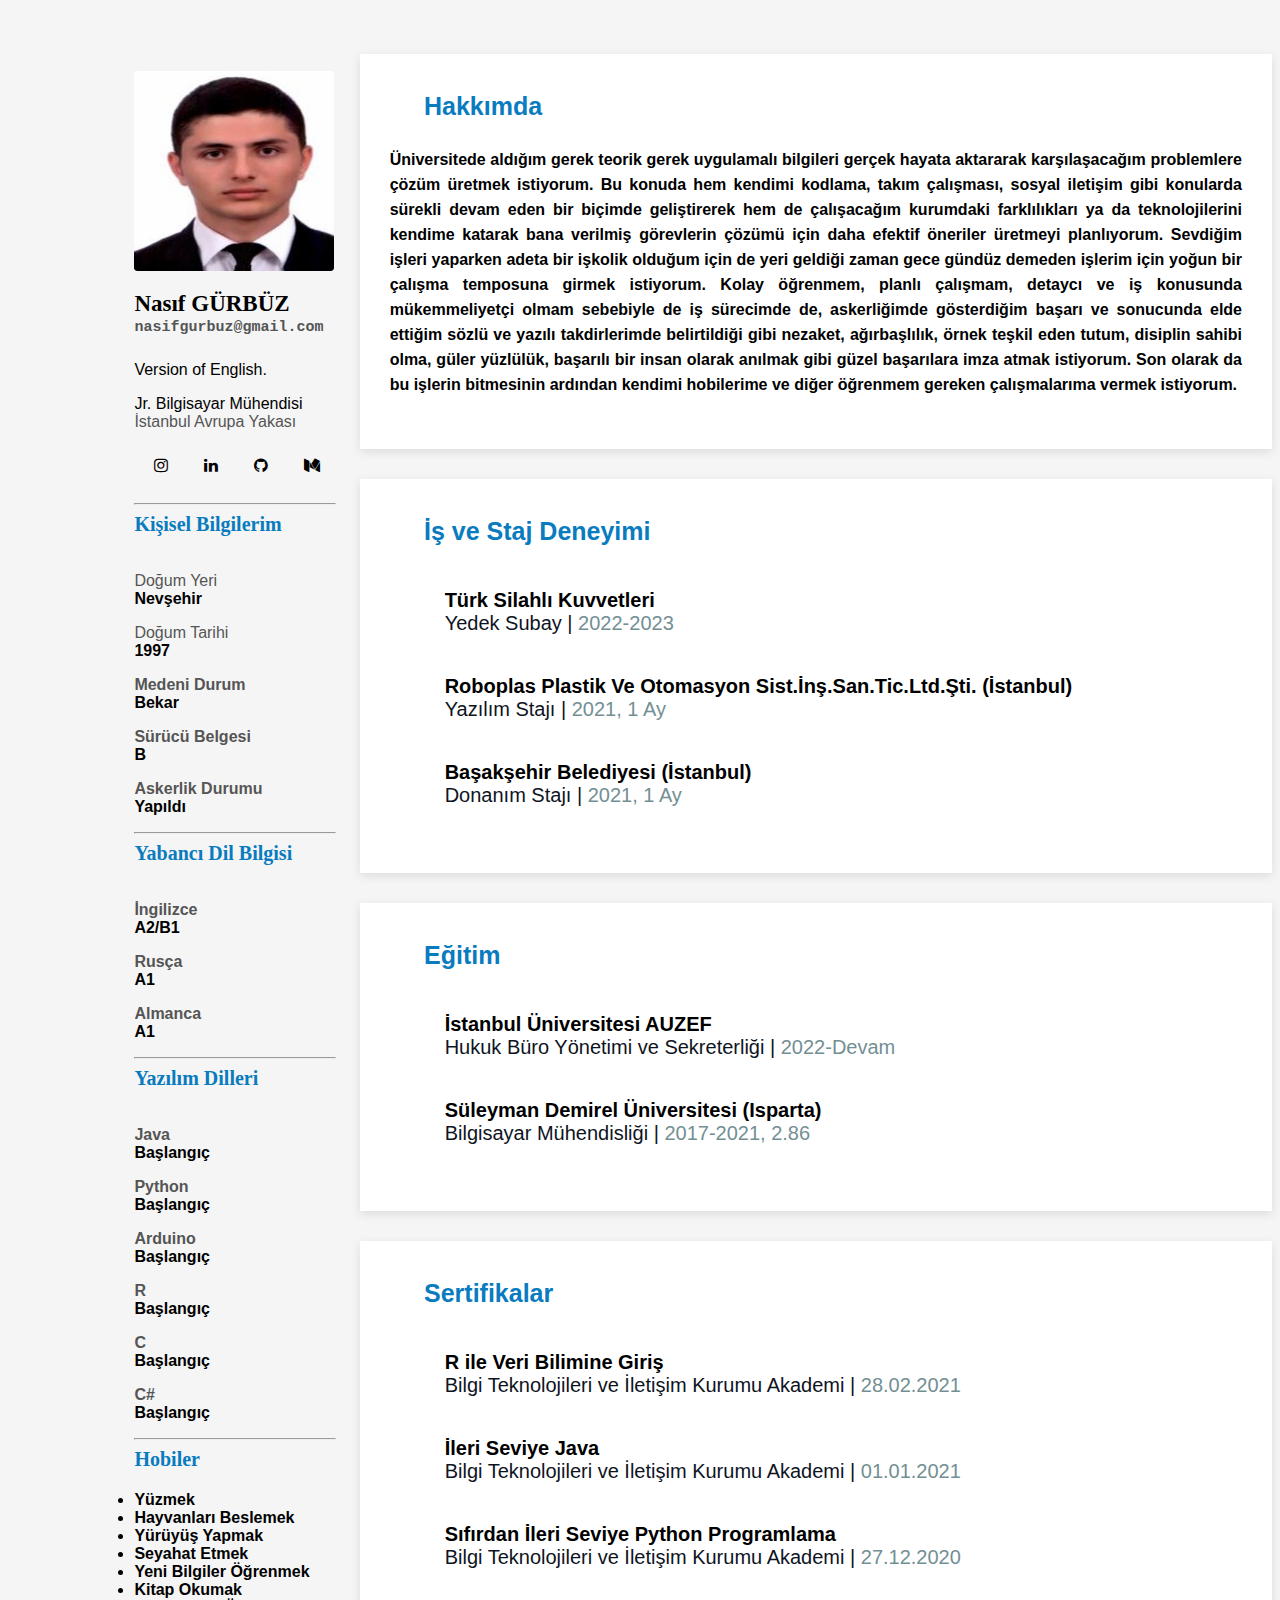
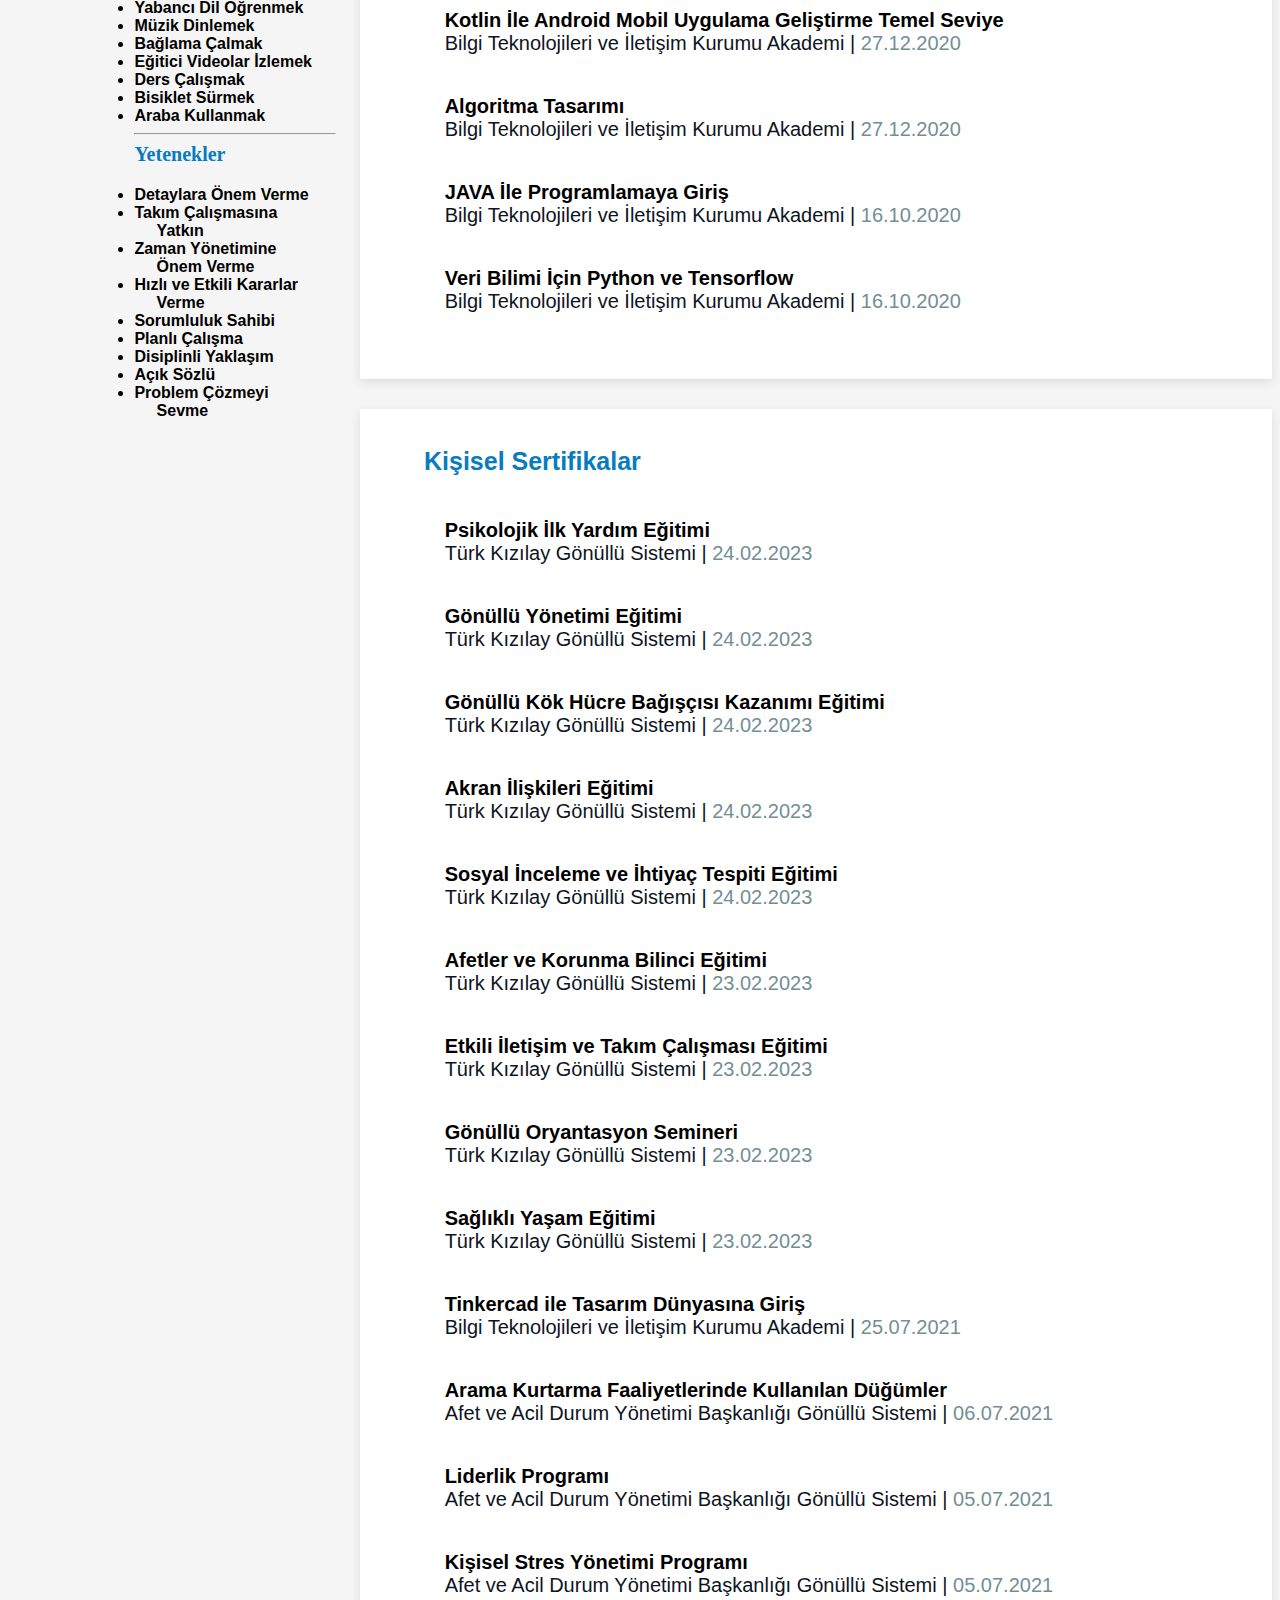
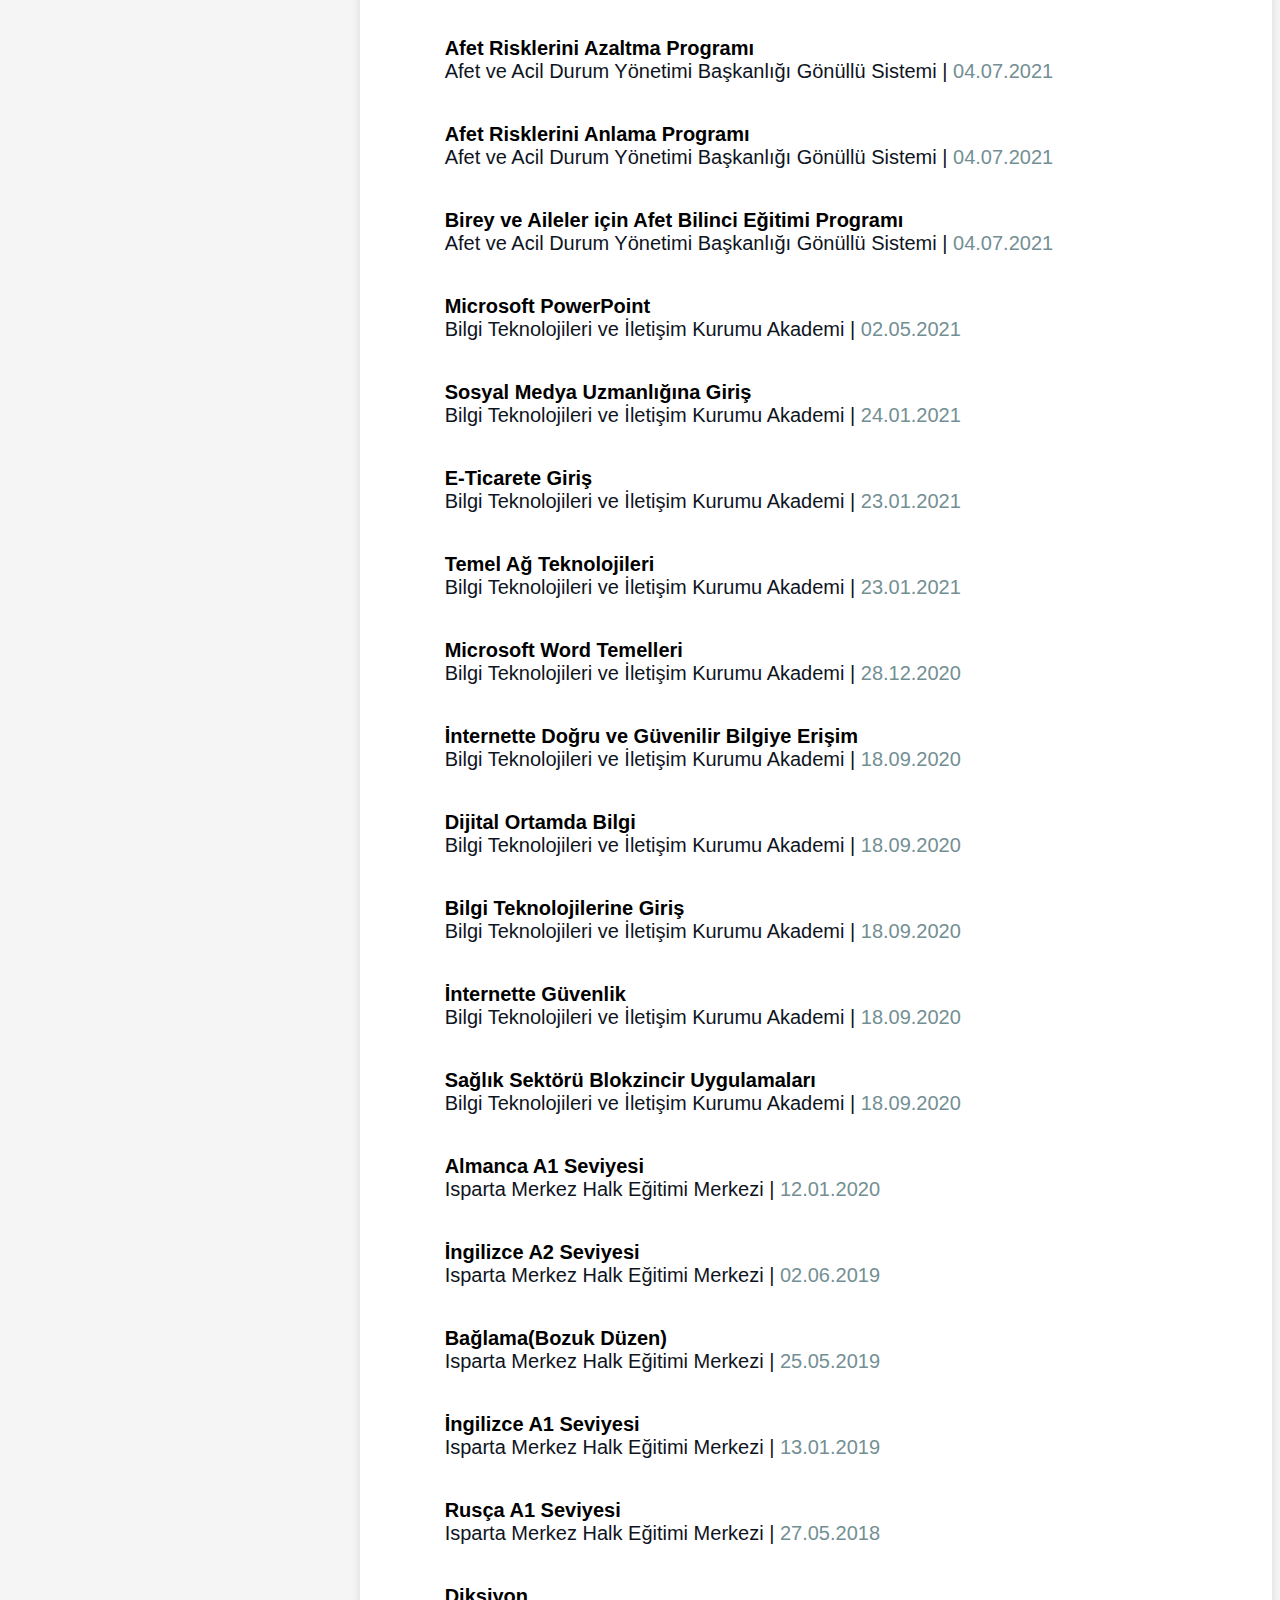
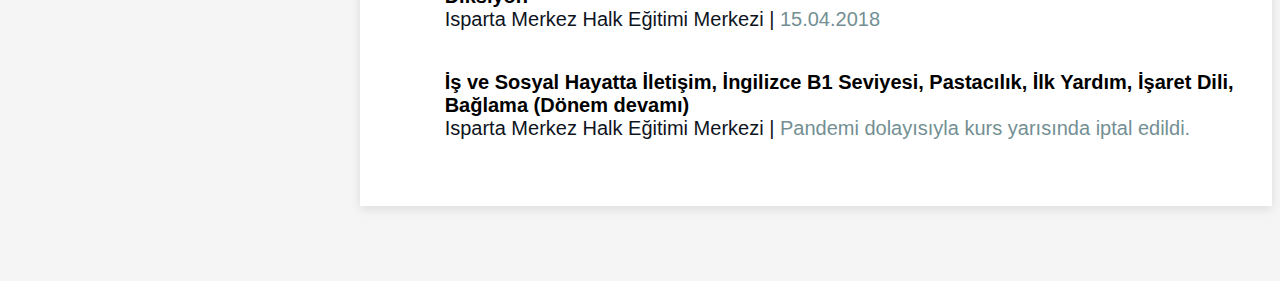
<file: index.html>
<!DOCTYPE html>
<html>
<head>
	<title>Nasıf GÜRBÜZ | CV</title>
	<link rel="stylesheet" type="text/css" href="style.css">
	<link rel="stylesheet" href="https://cdnjs.cloudflare.com/ajax/libs/font-awesome/4.7.0/css/font-awesome.min.css">
	<link href="https://stackpath.bootstrapcdn.com/font-awesome/4.7.0/css/font-awesome.min.css" rel="stylesheet">
	<link href="https://cdn.jsdelivr.net/npm/bootstrap@5.3.0-alpha1/dist/css/bootstrap.min.css" rel="stylesheet" integrity="sha384-GLhlTQ8iRABdZLl6O3oVMWSktQOp6b7In1Zl3/Jr59b6EGGoI1aFkw7cmDA6j6gD" crossorigin="anonymous">
	<script src="https://cdn.jsdelivr.net/npm/@popperjs/core@2.11.6/dist/umd/popper.min.js" integrity="sha384-oBqDVmMz9ATKxIep9tiCxS/Z9fNfEXiDAYTujMAeBAsjFuCZSmKbSSUnQlmh/jp3" crossorigin="anonymous"></script>
<script src="https://cdn.jsdelivr.net/npm/bootstrap@5.3.0-alpha1/dist/js/bootstrap.min.js" integrity="sha384-mQ93GR66B00ZXjt0YO5KlohRA5SY2XofN4zfuZxLkoj1gXtW8ANNCe9d5Y3eG5eD" crossorigin="anonymous"></script>
	<link href="https://cdn.jsdelivr.net/npm/bootstrap@5.3.0-alpha1/dist/css/bootstrap.min.css" rel="stylesheet" integrity="sha384-GLhlTQ8iRABdZLl6O3oVMWSktQOp6b7In1Zl3/Jr59b6EGGoI1aFkw7cmDA6j6gD" crossorigin="anonymous">
</head>
<body>
	<div id="inner-nav"></div>
	    <div id="container">
	        <div id="profile">
	            <div id="image">
	                <img id="profile-photo" src="bio2.jpg" alt="Profile-Image">
	                <a><i class="fas fa-pen stroke-transparent"></i></a>
	            </div>
							<p></p>
	            <p id="name">Nasıf GÜRBÜZ<br><span id="email">nasifgurbuz@gmail.com</span></p>
							<a href="englishVersion.html" target="_blank">Version of English.</a>
	            <p id="designation">Jr. Bilgisayar Mühendisi<br><span id="college">İstanbul Avrupa Yakası</span></p>
	            <div id="social-links"><a href="https://www.instagram.com/nasifgurbuz/"><i class="fa fa-instagram"></i></a><a href="https://www.linkedin.com/in/nasifgurbuz/"><i class="fa fa-linkedin"></i></a><a href="https://github.com/nasifgurbuz"><i class="fa fa-github"></i></a><a href="mailto:nasifgurbuz@gmail.com"><i class="fa fa-medium"></i></a></div>
	            <hr width="100%">
	            <div id="about">
	                <p style="display:inline;color: #097bbf;">Kişisel Bilgilerim</p>
	                <a href="#"><i class="fas fa-pen stroke-transparent-blue"></i></a>
									<p></p>
	            </div>
	            <p id="year-graduation">Doğum Yeri<br><strong>Nevşehir</strong></p>
	            <p id="education">Doğum Tarihi<br><strong>1997</p>
	            <p id="more-about">Medeni Durum<br><span>Bekar</span></p>
	            <p id="telephone">Sürücü Belgesi<br><strong>B</strong></p>
	            <p id="fax">Askerlik Durumu<br><strong>Yapıldı</strong></p>
							 <hr width="100%">
							 <div id="about">
								 <p style="display:inline;color: #097bbf;">Yabancı Dil Bilgisi</p>
 	                <a href="#"><i class="fas fa-pen stroke-transparent-blue"></i></a>
									<p></p>

 	            </div>
							<p id="fax">İngilizce<br><strong>A2/B1</strong></p>
							<p id="fax">Rusça<br><strong>A1</strong></p>
							<p id="fax">Almanca<br><strong>A1</strong></p>

							<hr width="100%">
							<div id="about">
								<p style="display:inline;color: #097bbf;">Yazılım Dilleri</p>
								 <a href="#"><i class="fas fa-pen stroke-transparent-blue"></i></a>
								 <p></p>

							</div>
							<p id="fax">Java<br><strong>Başlangıç</strong></p>
							<p id="fax">Python<br><strong>Başlangıç</strong></p>
							<p id="fax">Arduino<br><strong>Başlangıç</strong></p>
							<p id="fax">R<br><strong>Başlangıç</strong></p>
							<p id="fax">C<br><strong>Başlangıç</strong></p>
							<p id="fax">C#<br><strong>Başlangıç</strong></p>

							<hr width="100%">
							<div id="about">
								<p style="display:inline;color: #097bbf;">Hobiler</p>
								 <a href="#"><i class="fas fa-pen stroke-transparent-blue"></i></a>
								 <p></p>

							</div>
							<li>Yüzmek</li>
							<li>Hayvanları Beslemek</li>
							<li>Yürüyüş Yapmak</li>
							<li>Seyahat Etmek</li>
							<li>Yeni Bilgiler Öğrenmek</li>
							<li>Kitap Okumak</li>
							<li>Yabancı Dil Öğrenmek</li>
							<li>Müzik Dinlemek</li>
							<li>Bağlama Çalmak</li>
							<li>Eğitici Videolar İzlemek</li>
							<li>Ders Çalışmak</li>
							<li>Bisiklet Sürmek</li>
							<li>Araba Kullanmak</li>
							<hr width="100%">
							<div id="about">
								<p style="display:inline;color: #097bbf;">Yetenekler</p>
								 <a href="#"><i class="fas fa-pen stroke-transparent-blue"></i></a>
								 <p></p>

							</div>
							<li>Detaylara Önem Verme</li>
							<li>Takım Çalışmasına &nbsp;&nbsp;&nbsp;&nbsp;&nbsp;Yatkın</li>
							<li>Zaman Yönetimine &nbsp;&nbsp;&nbsp;&nbsp;&nbsp;Önem Verme</li>
							<li>Hızlı ve Etkili Kararlar &nbsp;&nbsp;&nbsp;&nbsp;&nbsp;Verme</li>
							<li>Sorumluluk Sahibi</li>
							<li>Planlı Çalışma</li>
							<li>Disiplinli Yaklaşım</li>
							<li>Açık Sözlü</li>
							<li>Problem Çözmeyi &nbsp;&nbsp;&nbsp;&nbsp;&nbsp;Sevme</li>

	        </div>

	        <div id="info-cards">
	            <div class="card">
	                <p><i class="fas fa-briefcase stroke-transparent"></i>&nbsp;&nbsp;&nbsp;Hakkımda</p>
									<p class="bio"><span>Üniversitede aldığım gerek teorik gerek uygulamalı bilgileri gerçek hayata aktararak karşılaşacağım problemlere çözüm üretmek istiyorum. Bu konuda hem kendimi kodlama, takım çalışması, sosyal iletişim gibi konularda sürekli devam eden bir biçimde geliştirerek hem de çalışacağım kurumdaki farklılıkları ya da teknolojilerini kendime katarak bana verilmiş görevlerin çözümü için daha efektif öneriler üretmeyi planlıyorum. Sevdiğim işleri yaparken adeta bir işkolik olduğum için de yeri geldiği zaman gece gündüz demeden işlerim için yoğun bir çalışma temposuna girmek istiyorum. Kolay öğrenmem, planlı çalışmam, detaycı ve iş konusunda mükemmeliyetçi olmam sebebiyle de iş sürecimde de, askerliğimde gösterdiğim başarı ve sonucunda elde ettiğim sözlü ve yazılı takdirlerimde belirtildiği gibi nezaket, ağırbaşlılık, örnek teşkil eden tutum, disiplin sahibi olma, güler yüzlülük, başarılı bir insan olarak anılmak gibi güzel başarılara imza atmak istiyorum. Son olarak da bu işlerin bitmesinin ardından kendimi hobilerime ve diğer öğrenmem gereken çalışmalarıma vermek istiyorum.  <span></span></span></p>

	            </div>
	            <div class="card">
	                <p><i class="fas fa-briefcase stroke-transparent"></i>&nbsp;&nbsp;&nbsp;İş ve Staj Deneyimi</p>
	                <ul>
	                    <li><p class="tags">Türk Silahlı Kuvvetleri<br><span>Yedek Subay | <span>2022-2023</span></span></p>
	                        <a class="edit" href="#"><i class="fas fa-pen stroke-transparent-blue"></i></a></li>
	                    <li><p class="tags">Roboplas Plastik Ve Otomasyon Sist.İnş.San.Tic.Ltd.Şti. (İstanbul)<br><span>Yazılım Stajı | <span>2021, 1 Ay</span></span></p>
	                        <a class="edit" href="#"><i class="fas fa-pen stroke-transparent-blue"></i></a></li>
	                    <li><p class="tags">Başakşehir Belediyesi (İstanbul)<br><span>Donanım Stajı | <span>2021, 1 Ay</span></span></p>
	                        <a class="edit" href="#"><i class="fas fa-pen stroke-transparent-blue"></i></a></li>
	                </ul>
	            </div>
	            <div class="card">
	                <p><i class="fas fa-graduation-cap stroke-transparent"></i>&nbsp;&nbsp;&nbsp;Eğitim</p>
	                <ul>
	                    <li><p class="tags">İstanbul Üniversitesi AUZEF<br><span>Hukuk Büro Yönetimi ve Sekreterliği | <span>2022-Devam</span></span></p>
	                        <a class="edit" href="#"><i class="fas fa-pen stroke-transparent-blue"></i></a></li>
	                    <li><p class="tags">Süleyman Demirel Üniversitesi (Isparta)<br><span>Bilgisayar Mühendisliği | <span>2017-2021, 2.86</span></span></p>
	                        <a class="edit" href="#"><i class="fas fa-pen stroke-transparent-blue"></i></a></li>
	            </div>
							<div class="card">
	                <p><i class="fas fa-graduation-cap stroke-transparent"></i>&nbsp;&nbsp;&nbsp;Sertifikalar</p>
	                <ul>
	                    <li><p class="tags">R ile Veri Bilimine Giriş<br><span>Bilgi Teknolojileri ve İletişim Kurumu Akademi | <span>28.02.2021</span></span></p>
	                        <a class="edit" href="#"><i class="fas fa-pen stroke-transparent-blue"></i></a></li>
											<li><p class="tags">İleri Seviye Java<br><span>Bilgi Teknolojileri ve İletişim Kurumu Akademi | <span>01.01.2021</span></span></p>
			                    <a class="edit" href="#"><i class="fas fa-pen stroke-transparent-blue"></i></a></li>
													<li><p class="tags">Sıfırdan İleri Seviye Python Programlama<br><span>Bilgi Teknolojileri ve İletişim Kurumu Akademi | <span>27.12.2020</span></span></p>
			                        <a class="edit" href="#"><i class="fas fa-pen stroke-transparent-blue"></i></a></li>
															<li><p class="tags">Kotlin İle Android Mobil Uygulama Geliştirme Temel Seviye<br><span>Bilgi Teknolojileri ve İletişim Kurumu Akademi | <span>27.12.2020</span></span></p>
					                        <a class="edit" href="#"><i class="fas fa-pen stroke-transparent-blue"></i></a></li>
																	<li><p class="tags">Algoritma Tasarımı<br><span>Bilgi Teknolojileri ve İletişim Kurumu Akademi | <span>27.12.2020</span></span></p>
							                        <a class="edit" href="#"><i class="fas fa-pen stroke-transparent-blue"></i></a></li>
																			<li><p class="tags">JAVA İle Programlamaya Giriş<br><span>Bilgi Teknolojileri ve İletişim Kurumu Akademi | <span>16.10.2020</span></span></p>
									                        <a class="edit" href="#"><i class="fas fa-pen stroke-transparent-blue"></i></a></li>
																					<li><p class="tags">Veri Bilimi İçin Python ve Tensorflow<br><span>Bilgi Teknolojileri ve İletişim Kurumu Akademi | <span>16.10.2020</span></span></p>
											                        <a class="edit" href="#"><i class="fas fa-pen stroke-transparent-blue"></i></a></li>
	                </ul>
	            </div>
							<div class="card">
	                <p><i class="fas fa-graduation-cap stroke-transparent"></i>&nbsp;&nbsp;&nbsp;Kişisel Sertifikalar</p>
	                <ul>
										<li><p class="tags">Psikolojik İlk Yardım Eğitimi<br><span>Türk Kızılay Gönüllü Sistemi | <span>24.02.2023</span></span></p>
												<a class="edit" href="#"><i class="fas fa-pen stroke-transparent-blue"></i></a></li>
												<li><p class="tags">Gönüllü Yönetimi Eğitimi<br><span>Türk Kızılay Gönüllü Sistemi | <span>24.02.2023</span></span></p>
														<a class="edit" href="#"><i class="fas fa-pen stroke-transparent-blue"></i></a></li>
										<li><p class="tags">Gönüllü Kök Hücre Bağışçısı Kazanımı Eğitimi<br><span>Türk Kızılay Gönüllü Sistemi | <span>24.02.2023</span></span></p>
														<a class="edit" href="#"><i class="fas fa-pen stroke-transparent-blue"></i></a></li>
										<li><p class="tags">Akran İlişkileri Eğitimi<br><span>Türk Kızılay Gönüllü Sistemi | <span>24.02.2023</span></span></p>
												<a class="edit" href="#"><i class="fas fa-pen stroke-transparent-blue"></i></a></li>
										<li><p class="tags">Sosyal İnceleme ve İhtiyaç Tespiti Eğitimi<br><span>Türk Kızılay Gönüllü Sistemi | <span>24.02.2023</span></span></p>
												<a class="edit" href="#"><i class="fas fa-pen stroke-transparent-blue"></i></a></li>
										<li><p class="tags">Afetler ve Korunma Bilinci Eğitimi<br><span>Türk Kızılay Gönüllü Sistemi | <span>23.02.2023</span></span></p>
												<a class="edit" href="#"><i class="fas fa-pen stroke-transparent-blue"></i></a></li>
														<li><p class="tags">Etkili İletişim ve Takım Çalışması Eğitimi<br><span>Türk Kızılay Gönüllü Sistemi | <span>23.02.2023</span></span></p>
																<a class="edit" href="#"><i class="fas fa-pen stroke-transparent-blue"></i></a></li>
																								<li><p class="tags">Gönüllü Oryantasyon Semineri<br><span>Türk Kızılay Gönüllü Sistemi | <span>23.02.2023</span></span></p>
																										<a class="edit" href="#"><i class="fas fa-pen stroke-transparent-blue"></i></a></li>
																										<li><p class="tags">Sağlıklı Yaşam Eğitimi<br><span>Türk Kızılay Gönüllü Sistemi | <span>23.02.2023</span></span></p>
																												<a class="edit" href="#"><i class="fas fa-pen stroke-transparent-blue"></i></a></li>

										<li><p class="tags">Tinkercad ile Tasarım Dünyasına Giriş<br><span>Bilgi Teknolojileri ve İletişim Kurumu Akademi | <span>25.07.2021</span></span></p>
												<a class="edit" href="#"><i class="fas fa-pen stroke-transparent-blue"></i></a></li>
												<li><p class="tags">Arama Kurtarma Faaliyetlerinde Kullanılan Düğümler<br><span>Afet ve Acil Durum Yönetimi Başkanlığı Gönüllü Sistemi | <span>06.07.2021</span></span></p>
														<a class="edit" href="#"><i class="fas fa-pen stroke-transparent-blue"></i></a></li>
														<li><p class="tags">Liderlik Programı<br><span>Afet ve Acil Durum Yönetimi Başkanlığı Gönüllü Sistemi | <span>05.07.2021</span></span></p>
																<a class="edit" href="#"><i class="fas fa-pen stroke-transparent-blue"></i></a></li>
																<li><p class="tags">Kişisel Stres Yönetimi Programı<br><span>Afet ve Acil Durum Yönetimi Başkanlığı Gönüllü Sistemi | <span>05.07.2021</span></span></p>
																		<a class="edit" href="#"><i class="fas fa-pen stroke-transparent-blue"></i></a></li>
																		<li><p class="tags">Afet Risklerini Azaltma Programı<br><span>Afet ve Acil Durum Yönetimi Başkanlığı Gönüllü Sistemi | <span>04.07.2021</span></span></p>
																				<a class="edit" href="#"><i class="fas fa-pen stroke-transparent-blue"></i></a></li>
																				<li><p class="tags">Afet Risklerini Anlama Programı<br><span>Afet ve Acil Durum Yönetimi Başkanlığı Gönüllü Sistemi | <span>04.07.2021</span></span></p>
																						<a class="edit" href="#"><i class="fas fa-pen stroke-transparent-blue"></i></a></li>
																						<li><p class="tags">Birey ve Aileler için Afet Bilinci Eğitimi Programı<br><span>Afet ve Acil Durum Yönetimi Başkanlığı Gönüllü Sistemi | <span>04.07.2021</span></span></p>
																								<a class="edit" href="#"><i class="fas fa-pen stroke-transparent-blue"></i></a></li>
																								<li><p class="tags">Microsoft PowerPoint<br><span>Bilgi Teknolojileri ve İletişim Kurumu Akademi | <span>02.05.2021</span></span></p>
																										<a class="edit" href="#"><i class="fas fa-pen stroke-transparent-blue"></i></a></li>
																										<li><p class="tags">Sosyal Medya Uzmanlığına Giriş<br><span>Bilgi Teknolojileri ve İletişim Kurumu Akademi | <span>24.01.2021</span></span></p>
																												<a class="edit" href="#"><i class="fas fa-pen stroke-transparent-blue"></i></a></li>
																												<li><p class="tags">E-Ticarete Giriş<br><span>Bilgi Teknolojileri ve İletişim Kurumu Akademi | <span>23.01.2021</span></span></p>
																														<a class="edit" href="#"><i class="fas fa-pen stroke-transparent-blue"></i></a></li>
																														<li><p class="tags">Temel Ağ Teknolojileri<br><span>Bilgi Teknolojileri ve İletişim Kurumu Akademi | <span>23.01.2021</span></span></p>
																																<a class="edit" href="#"><i class="fas fa-pen stroke-transparent-blue"></i></a></li>
																																<li><p class="tags">Microsoft Word Temelleri<br><span>Bilgi Teknolojileri ve İletişim Kurumu Akademi | <span>28.12.2020</span></span></p>
																																		<a class="edit" href="#"><i class="fas fa-pen stroke-transparent-blue"></i></a></li>
																																		<li><p class="tags">İnternette Doğru ve Güvenilir Bilgiye Erişim <br><span>Bilgi Teknolojileri ve İletişim Kurumu Akademi | <span>18.09.2020</span></span></p>
																																				<a class="edit" href="#"><i class="fas fa-pen stroke-transparent-blue"></i></a></li>
																																				<li><p class="tags">Dijital Ortamda Bilgi<br><span>Bilgi Teknolojileri ve İletişim Kurumu Akademi | <span>18.09.2020</span></span></p>
																																						<a class="edit" href="#"><i class="fas fa-pen stroke-transparent-blue"></i></a></li>
																																						<li><p class="tags">Bilgi Teknolojilerine Giriş<br><span>Bilgi Teknolojileri ve İletişim Kurumu Akademi | <span>18.09.2020</span></span></p>
																																								<a class="edit" href="#"><i class="fas fa-pen stroke-transparent-blue"></i></a></li>
																																								<li><p class="tags">İnternette Güvenlik<br><span>Bilgi Teknolojileri ve İletişim Kurumu Akademi | <span>18.09.2020</span></span></p>
																																										<a class="edit" href="#"><i class="fas fa-pen stroke-transparent-blue"></i></a></li>
																																										<li><p class="tags">Sağlık Sektörü Blokzincir Uygulamaları<br><span>Bilgi Teknolojileri ve İletişim Kurumu Akademi | <span>18.09.2020</span></span></p>
																																												<a class="edit" href="#"><i class="fas fa-pen stroke-transparent-blue"></i></a></li>
																																												<li><p class="tags">Almanca A1 Seviyesi<br><span>Isparta Merkez Halk Eğitimi Merkezi | <span>12.01.2020</span></span></p>
																																														<a class="edit" href="#"><i class="fas fa-pen stroke-transparent-blue"></i></a></li>
																																														<li><p class="tags">İngilizce A2 Seviyesi<br><span>Isparta Merkez Halk Eğitimi Merkezi | <span>02.06.2019</span></span></p>
																																																<a class="edit" href="#"><i class="fas fa-pen stroke-transparent-blue"></i></a></li>
																																																<li><p class="tags">Bağlama(Bozuk Düzen)<br><span>Isparta Merkez Halk Eğitimi Merkezi | <span>25.05.2019</span></span></p>
																																																		<a class="edit" href="#"><i class="fas fa-pen stroke-transparent-blue"></i></a></li>
																																																		<li><p class="tags">İngilizce A1 Seviyesi<br><span>Isparta Merkez Halk Eğitimi Merkezi | <span>13.01.2019</span></span></p>
																																																				<a class="edit" href="#"><i class="fas fa-pen stroke-transparent-blue"></i></a></li>
																																																				<li><p class="tags">Rusça A1 Seviyesi<br><span>Isparta Merkez Halk Eğitimi Merkezi | <span>27.05.2018</span></span></p>
																																																						<a class="edit" href="#"><i class="fas fa-pen stroke-transparent-blue"></i></a></li>
																																																						<li><p class="tags">Diksiyon<br><span>Isparta Merkez Halk Eğitimi Merkezi | <span>15.04.2018</span></span></p>
																																																								<a class="edit" href="#"><i class="fas fa-pen stroke-transparent-blue"></i></a></li>
																																																								<li><p class="tags">İş ve Sosyal Hayatta İletişim, İngilizce B1 Seviyesi, Pastacılık, İlk Yardım, İşaret Dili, Bağlama (Dönem devamı)<br><span>Isparta Merkez Halk Eğitimi Merkezi | <span>Pandemi dolayısıyla kurs yarısında iptal edildi.</span></span></p>
																																																										<a class="edit" href="#"><i class="fas fa-pen stroke-transparent-blue"></i></a></li>


	                </ul>
	            </div>
	        </div>
	    </div>
</body>
</html>
</file>
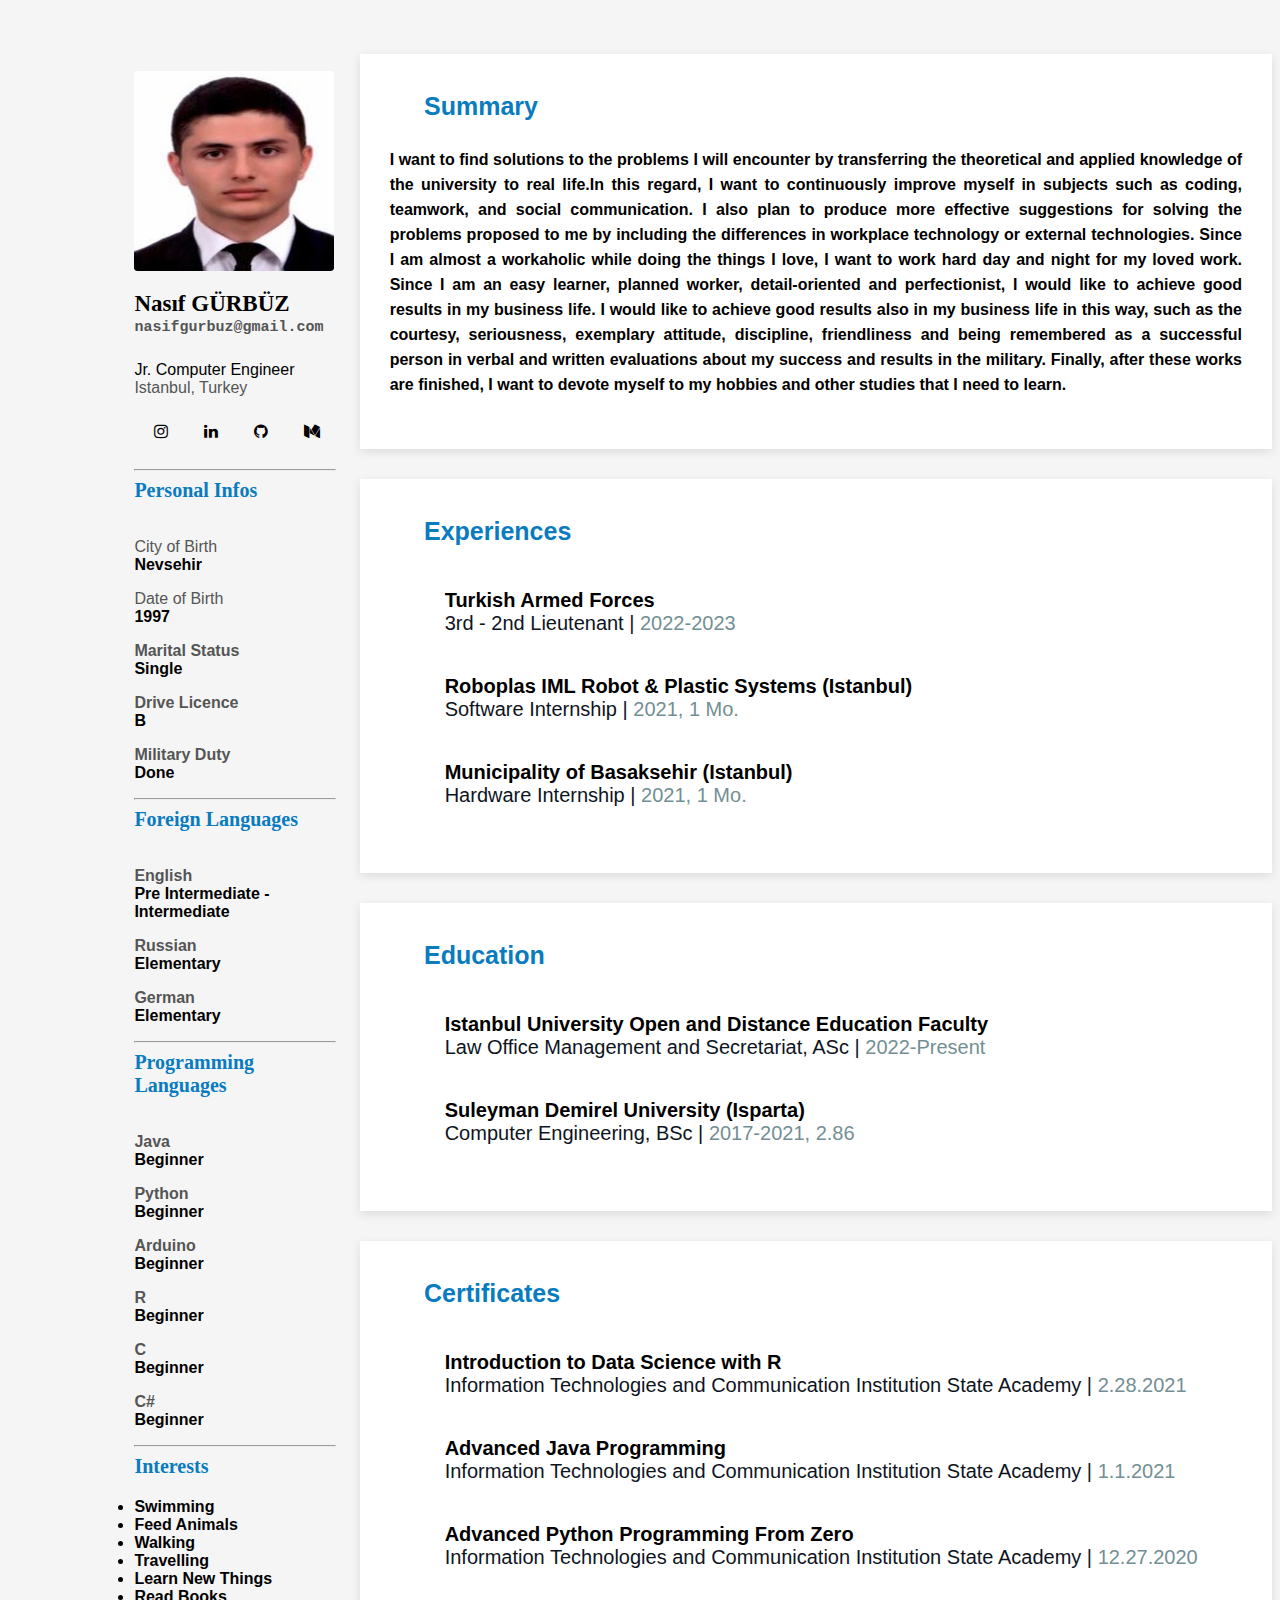
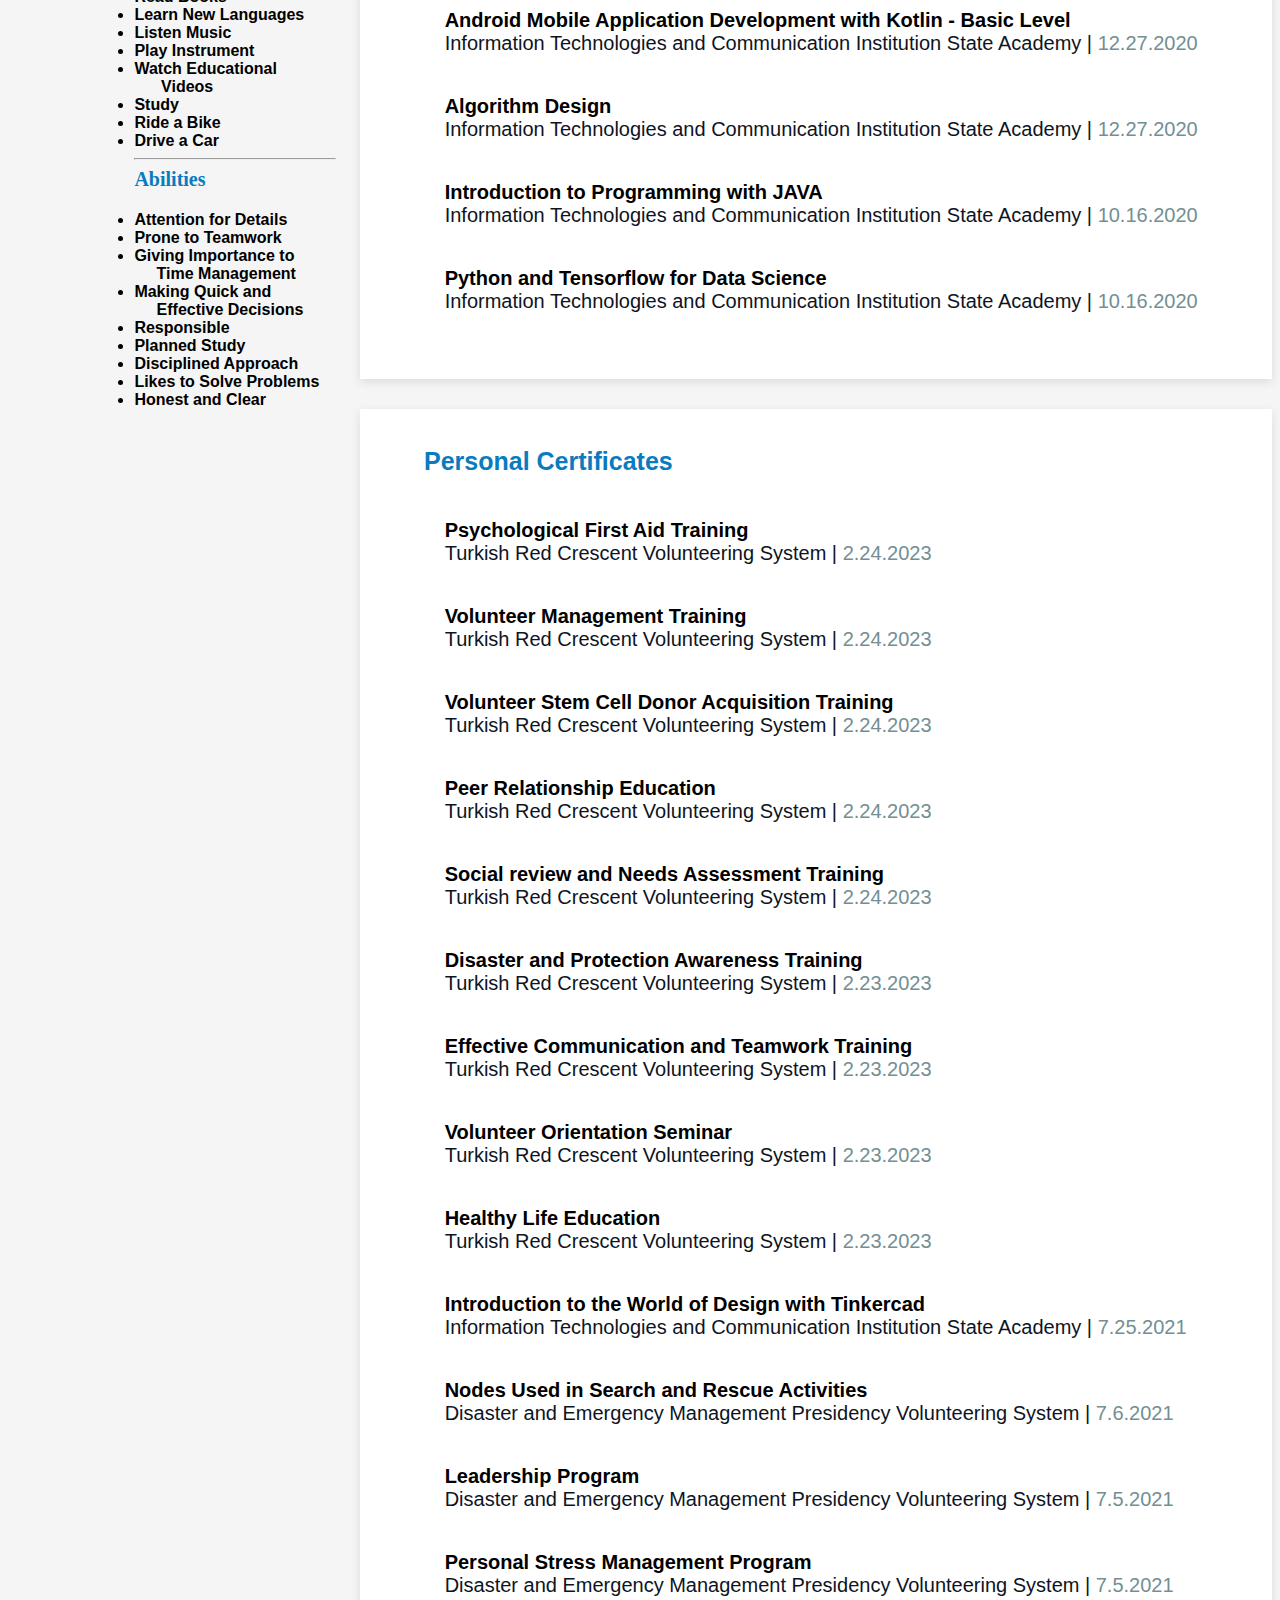
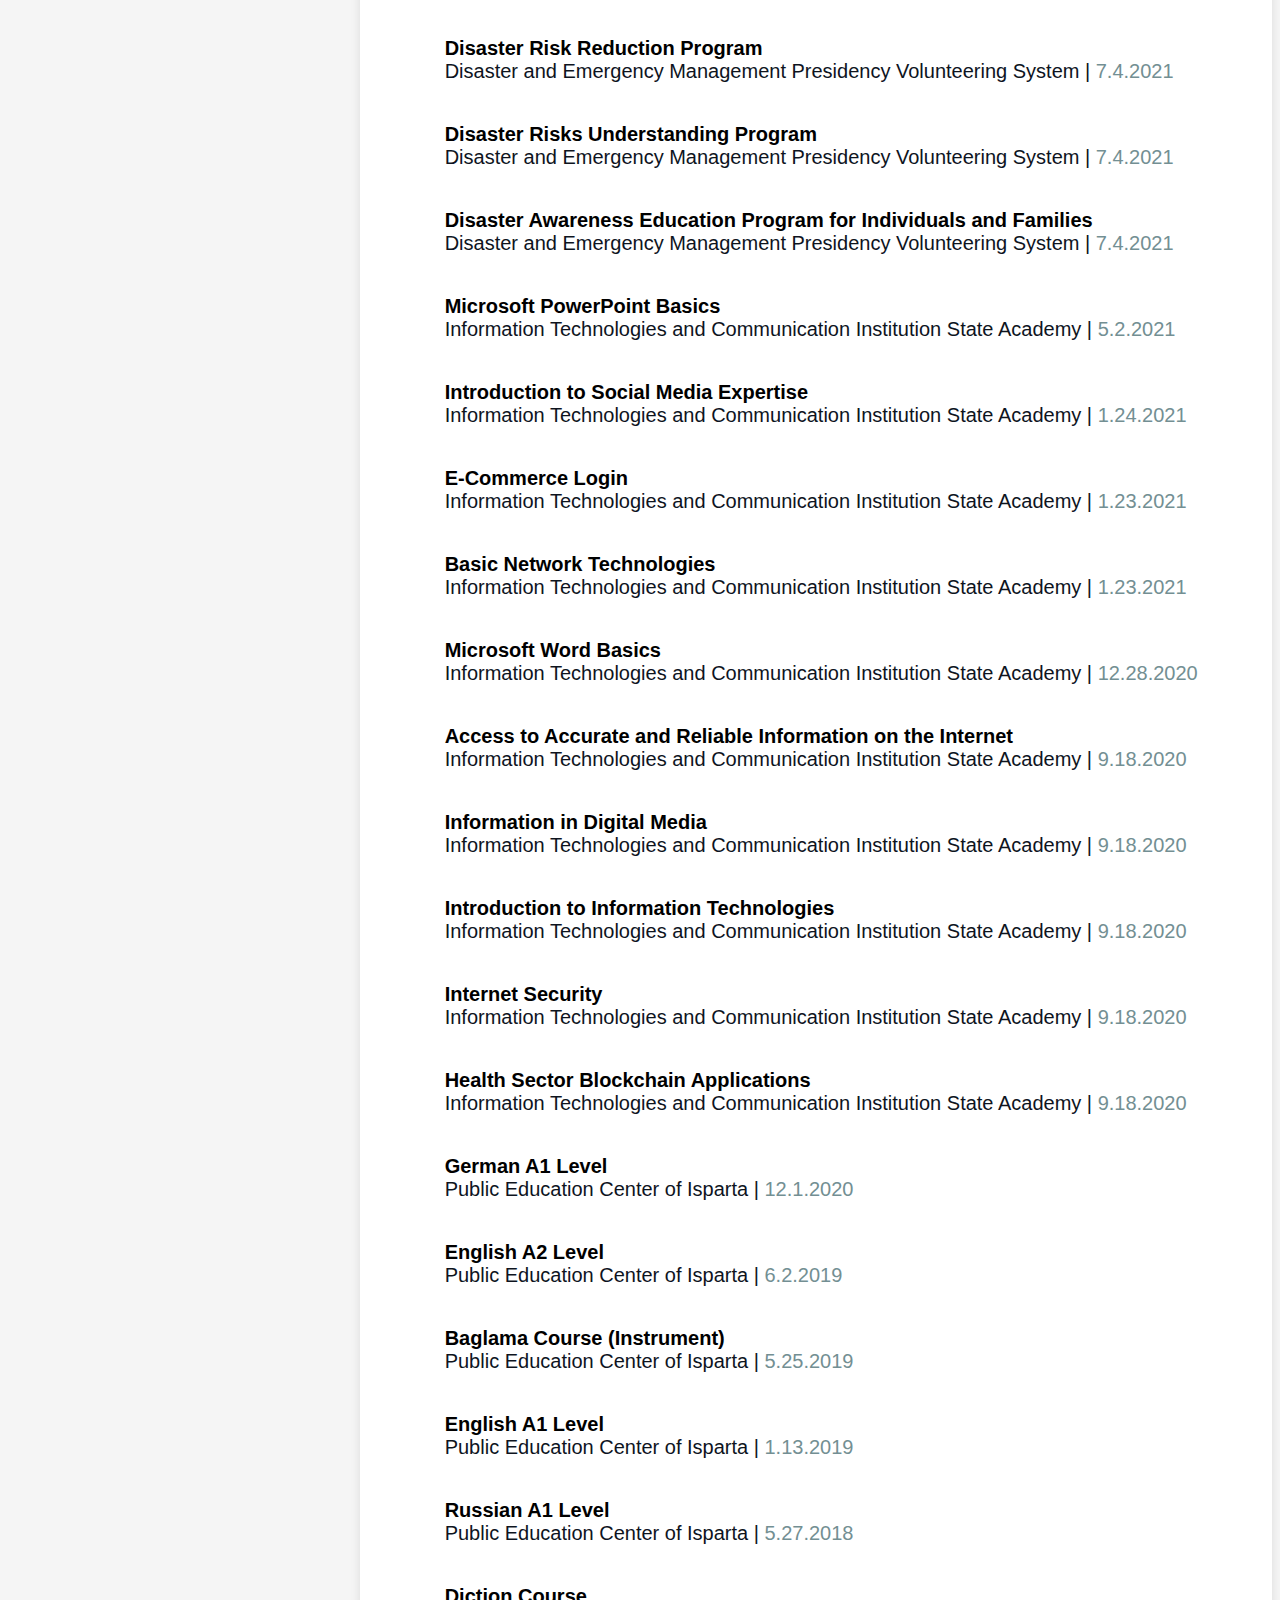
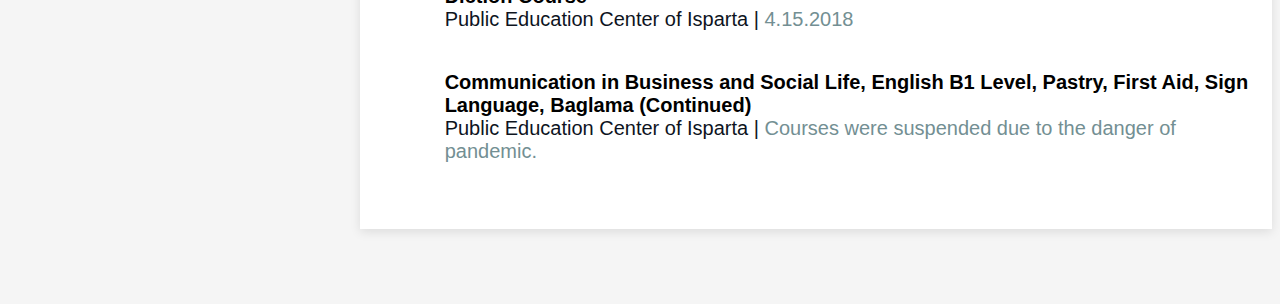
<file: englishVersion.html>
<!DOCTYPE html>
<html>
<head>
	<title>Nasıf GÜRBÜZ | Resume</title>
	<link rel="stylesheet" type="text/css" href="style.css">
	<link rel="stylesheet" href="https://cdnjs.cloudflare.com/ajax/libs/font-awesome/4.7.0/css/font-awesome.min.css">
	<link href="https://stackpath.bootstrapcdn.com/font-awesome/4.7.0/css/font-awesome.min.css" rel="stylesheet">
	<link href="https://cdn.jsdelivr.net/npm/bootstrap@5.3.0-alpha1/dist/css/bootstrap.min.css" rel="stylesheet" integrity="sha384-GLhlTQ8iRABdZLl6O3oVMWSktQOp6b7In1Zl3/Jr59b6EGGoI1aFkw7cmDA6j6gD" crossorigin="anonymous">
	<script src="https://cdn.jsdelivr.net/npm/@popperjs/core@2.11.6/dist/umd/popper.min.js" integrity="sha384-oBqDVmMz9ATKxIep9tiCxS/Z9fNfEXiDAYTujMAeBAsjFuCZSmKbSSUnQlmh/jp3" crossorigin="anonymous"></script>
<script src="https://cdn.jsdelivr.net/npm/bootstrap@5.3.0-alpha1/dist/js/bootstrap.min.js" integrity="sha384-mQ93GR66B00ZXjt0YO5KlohRA5SY2XofN4zfuZxLkoj1gXtW8ANNCe9d5Y3eG5eD" crossorigin="anonymous"></script>
	<link href="https://cdn.jsdelivr.net/npm/bootstrap@5.3.0-alpha1/dist/css/bootstrap.min.css" rel="stylesheet" integrity="sha384-GLhlTQ8iRABdZLl6O3oVMWSktQOp6b7In1Zl3/Jr59b6EGGoI1aFkw7cmDA6j6gD" crossorigin="anonymous">
</head>
<body>
	<div id="inner-nav"></div>
	    <div id="container">
	        <div id="profile">
	            <div id="image">
	                <img id="profile-photo" src="bio2.jpg" alt="Profile-Image">
	                <a><i class="fas fa-pen stroke-transparent"></i></a>
	            </div>
							<p></p>
	            <p id="name">Nasıf GÜRBÜZ<br><span id="email">nasifgurbuz@gmail.com</span></p>
	            <p id="designation">Jr. Computer Engineer<br><span id="college">Istanbul, Turkey</span></p>
	            <div id="social-links"><a href="https://www.instagram.com/nasifgurbuz/"><i class="fa fa-instagram"></i></a><a href="https://www.linkedin.com/in/nasifgurbuz/"><i class="fa fa-linkedin"></i></a><a href="https://github.com/nasifgurbuz"><i class="fa fa-github"></i></a><a href="mailto:nasifgurbuz@gmail.com"><i class="fa fa-medium"></i></a></div>
	            <hr width="100%">
	            <div id="about">
	                <p style="display:inline;color: #097bbf;">Personal Infos</p>
	                <a href="#"><i class="fas fa-pen stroke-transparent-blue"></i></a>
									<p></p>

	            </div>
	            <p id="year-graduation">City of Birth<br><strong>Nevsehir</strong></p>
	            <p id="education">Date of Birth<br><strong>1997</p>
	            <p id="more-about">Marital Status<br><span>Single</span></p>
	            <p id="telephone">Drive Licence<br><strong>B</strong></p>
	            <p id="fax">Military Duty<br><strong>Done</strong></p>
							 <hr width="100%">
							 <div id="about">
								 <p style="display:inline;color: #097bbf;">Foreign Languages</p>
 	                <a href="#"><i class="fas fa-pen stroke-transparent-blue"></i></a>
									<p></p>

 	            </div>
							<p id="fax">English<br><strong>Pre Intermediate -Intermediate</strong></p>
							<p id="fax">Russian<br><strong>Elementary</strong></p>
							<p id="fax">German<br><strong>Elementary</strong></p>

							<hr width="100%">
							<div id="about">
								<p style="display:inline;color: #097bbf;">Programming Languages</p>
								 <a href="#"><i class="fas fa-pen stroke-transparent-blue"></i></a>
								 <p></p>

							</div>
							<p id="fax">Java<br><strong>Beginner</strong></p>
							<p id="fax">Python<br><strong>Beginner</strong></p>
							<p id="fax">Arduino<br><strong>Beginner</strong></p>
							<p id="fax">R<br><strong>Beginner</strong></p>
							<p id="fax">C<br><strong>Beginner</strong></p>
							<p id="fax">C#<br><strong>Beginner</strong></p>

							<hr width="100%">
							<div id="about">
								<p style="display:inline;color: #097bbf;">Interests</p>
								 <a href="#"><i class="fas fa-pen stroke-transparent-blue"></i></a>
								 <p></p>

							</div>
							<li>Swimming</li>
							<li>Feed Animals</li>
							<li>Walking</li>
							<li>Travelling</li>
							<li>Learn New Things</li>
							<li>Read Books</li>
							<li>Learn New Languages</li>
							<li>Listen Music</li>
							<li>Play Instrument</li>
							<li>Watch Educational &nbsp;&nbsp;&nbsp;&nbsp;&nbsp;&nbsp;Videos</li>
							<li>Study</li>
							<li>Ride a Bike</li>
							<li>Drive a Car</li>
							<hr width="100%">
							<div id="about">
								<p style="display:inline;color: #097bbf;">Abilities</p>
								 <a href="#"><i class="fas fa-pen stroke-transparent-blue"></i></a>
								 <p></p>

							</div>
							<li>Attention for Details</li>
							<li>Prone to Teamwork</li>
							<li>Giving Importance to &nbsp;&nbsp;&nbsp;&nbsp;&nbsp;Time Management</li>
							<li>Making Quick and &nbsp;&nbsp;&nbsp;&nbsp;&nbsp;Effective Decisions</li>
							<li>Responsible</li>
							<li>Planned Study</li>
							<li>Disciplined Approach</li>
							<li>Likes to Solve Problems</li>
							<li>Honest and Clear</li>

	        </div>

	        <div id="info-cards">
	            <div class="card">
	                <p><i class="fas fa-briefcase stroke-transparent"></i>&nbsp;&nbsp;&nbsp;Summary</p>
									<p class="bio"><span>I want to find solutions to the problems I will encounter by transferring the theoretical and applied knowledge of the university to real life.In this regard, I want to continuously improve myself in subjects such as coding, teamwork, and social communication.
I also plan to produce more effective suggestions for solving the problems proposed to me by including the differences in workplace technology or external technologies.
Since I am almost a workaholic while doing the things I love, I want to work hard day and night for my loved work.
Since I am an easy learner, planned worker, detail-oriented and perfectionist, I would like to achieve good results in my business life.
I would like to achieve good results also in my business life in this way, such as the courtesy, seriousness, exemplary attitude, discipline, friendliness and being remembered as a successful person in verbal and written evaluations about my success and results in the military.
Finally, after these works are finished, I want to devote myself to my hobbies and other studies that I need to learn.<span></span></span></p>

	            </div>
	            <div class="card">
	                <p><i class="fas fa-briefcase stroke-transparent"></i>&nbsp;&nbsp;&nbsp;Experiences</p>
	                <ul>
	                    <li><p class="tags">Turkish Armed Forces<br><span>3rd - 2nd Lieutenant | <span>2022-2023</span></span></p>
	                        <a class="edit" href="#"><i class="fas fa-pen stroke-transparent-blue"></i></a></li>
	                    <li><p class="tags">Roboplas IML Robot & Plastic Systems (Istanbul)<br><span>Software Internship | <span>2021, 1 Mo.</span></span></p>
	                        <a class="edit" href="#"><i class="fas fa-pen stroke-transparent-blue"></i></a></li>
	                    <li><p class="tags">Municipality of Basaksehir (Istanbul)<br><span>Hardware Internship | <span>2021, 1 Mo.</span></span></p>
	                        <a class="edit" href="#"><i class="fas fa-pen stroke-transparent-blue"></i></a></li>
	                </ul>
	            </div>
	            <div class="card">
	                <p><i class="fas fa-graduation-cap stroke-transparent"></i>&nbsp;&nbsp;&nbsp;Education</p>
	                <ul>
	                    <li><p class="tags">Istanbul University Open and Distance Education Faculty<br><span>Law Office Management and Secretariat, ASc | <span>2022-Present</span></span></p>
	                        <a class="edit" href="#"><i class="fas fa-pen stroke-transparent-blue"></i></a></li>
	                    <li><p class="tags">Suleyman Demirel University (Isparta)<br><span>Computer Engineering, BSc | <span>2017-2021, 2.86</span></span></p>
	                        <a class="edit" href="#"><i class="fas fa-pen stroke-transparent-blue"></i></a></li>
	            </div>
							<div class="card">
	                <p><i class="fas fa-graduation-cap stroke-transparent"></i>&nbsp;&nbsp;&nbsp;Certificates</p>
	                <ul>
	                    <li><p class="tags">Introduction to Data Science with R<br><span>Information Technologies and Communication Institution State Academy | <span>2.28.2021</span></span></p>
	                        <a class="edit" href="#"><i class="fas fa-pen stroke-transparent-blue"></i></a></li>
											<li><p class="tags">Advanced Java Programming<br><span>Information Technologies and Communication Institution State Academy | <span>1.1.2021</span></span></p>
			                    <a class="edit" href="#"><i class="fas fa-pen stroke-transparent-blue"></i></a></li>
													<li><p class="tags">Advanced Python Programming From Zero<br><span>Information Technologies and Communication Institution State Academy | <span>12.27.2020</span></span></p>
			                        <a class="edit" href="#"><i class="fas fa-pen stroke-transparent-blue"></i></a></li>
															<li><p class="tags">Android Mobile Application Development with Kotlin - Basic Level<br><span>Information Technologies and Communication Institution State Academy | <span>12.27.2020</span></span></p>
					                        <a class="edit" href="#"><i class="fas fa-pen stroke-transparent-blue"></i></a></li>
																	<li><p class="tags">Algorithm Design<br><span>Information Technologies and Communication Institution State Academy | <span>12.27.2020</span></span></p>
							                        <a class="edit" href="#"><i class="fas fa-pen stroke-transparent-blue"></i></a></li>
																			<li><p class="tags">Introduction to Programming with JAVA<br><span>Information Technologies and Communication Institution State Academy | <span>10.16.2020</span></span></p>
									                        <a class="edit" href="#"><i class="fas fa-pen stroke-transparent-blue"></i></a></li>
																					<li><p class="tags">Python and Tensorflow for Data Science<br><span>Information Technologies and Communication Institution State Academy | <span>10.16.2020</span></span></p>
											                        <a class="edit" href="#"><i class="fas fa-pen stroke-transparent-blue"></i></a></li>
	                </ul>
	            </div>
							<div class="card">
	                <p><i class="fas fa-graduation-cap stroke-transparent"></i>&nbsp;&nbsp;&nbsp;Personal Certificates</p>
	                <ul>
										<li><p class="tags">Psychological First Aid Training<br><span>Turkish Red Crescent Volunteering System | <span>2.24.2023</span></span></p>
												<a class="edit" href="#"><i class="fas fa-pen stroke-transparent-blue"></i></a></li>
												<li><p class="tags">Volunteer Management Training<br><span>Turkish Red Crescent Volunteering System | <span>2.24.2023</span></span></p>
														<a class="edit" href="#"><i class="fas fa-pen stroke-transparent-blue"></i></a></li>
										<li><p class="tags">Volunteer Stem Cell Donor Acquisition Training<br><span>Turkish Red Crescent Volunteering System | <span>2.24.2023</span></span></p>
														<a class="edit" href="#"><i class="fas fa-pen stroke-transparent-blue"></i></a></li>
										<li><p class="tags">Peer Relationship Education<br><span>Turkish Red Crescent Volunteering System | <span>2.24.2023</span></span></p>
												<a class="edit" href="#"><i class="fas fa-pen stroke-transparent-blue"></i></a></li>
										<li><p class="tags">Social review and Needs Assessment Training<br><span>Turkish Red Crescent Volunteering System | <span>2.24.2023</span></span></p>
												<a class="edit" href="#"><i class="fas fa-pen stroke-transparent-blue"></i></a></li>
										<li><p class="tags">Disaster and Protection Awareness Training<br><span>Turkish Red Crescent Volunteering System | <span>2.23.2023</span></span></p>
												<a class="edit" href="#"><i class="fas fa-pen stroke-transparent-blue"></i></a></li>
														<li><p class="tags">Effective Communication and Teamwork Training<br><span>Turkish Red Crescent Volunteering System | <span>2.23.2023</span></span></p>
																<a class="edit" href="#"><i class="fas fa-pen stroke-transparent-blue"></i></a></li>
																								<li><p class="tags">Volunteer Orientation Seminar<br><span>Turkish Red Crescent Volunteering System | <span>2.23.2023</span></span></p>
																										<a class="edit" href="#"><i class="fas fa-pen stroke-transparent-blue"></i></a></li>
																										<li><p class="tags">Healthy Life Education<br><span>Turkish Red Crescent Volunteering System | <span>2.23.2023</span></span></p>
																												<a class="edit" href="#"><i class="fas fa-pen stroke-transparent-blue"></i></a></li>

										<li><p class="tags">Introduction to the World of Design with Tinkercad<br><span>Information Technologies and Communication Institution State Academy | <span>7.25.2021</span></span></p>
												<a class="edit" href="#"><i class="fas fa-pen stroke-transparent-blue"></i></a></li>
												<li><p class="tags">Nodes Used in Search and Rescue Activities<br><span>Disaster and Emergency Management Presidency Volunteering System | <span>7.6.2021</span></span></p>
														<a class="edit" href="#"><i class="fas fa-pen stroke-transparent-blue"></i></a></li>
														<li><p class="tags">Leadership Program<br><span>Disaster and Emergency Management Presidency Volunteering System | <span>7.5.2021</span></span></p>
																<a class="edit" href="#"><i class="fas fa-pen stroke-transparent-blue"></i></a></li>
																<li><p class="tags">Personal Stress Management Program<br><span>Disaster and Emergency Management Presidency Volunteering System | <span>7.5.2021</span></span></p>
																		<a class="edit" href="#"><i class="fas fa-pen stroke-transparent-blue"></i></a></li>
																		<li><p class="tags">Disaster Risk Reduction Program<br><span>Disaster and Emergency Management Presidency Volunteering System | <span>7.4.2021</span></span></p>
																				<a class="edit" href="#"><i class="fas fa-pen stroke-transparent-blue"></i></a></li>
																				<li><p class="tags">Disaster Risks Understanding Program<br><span>Disaster and Emergency Management Presidency Volunteering System | <span>7.4.2021</span></span></p>
																						<a class="edit" href="#"><i class="fas fa-pen stroke-transparent-blue"></i></a></li>
																						<li><p class="tags">Disaster Awareness Education Program for Individuals and Families<br><span>Disaster and Emergency Management Presidency Volunteering System | <span>7.4.2021</span></span></p>
																								<a class="edit" href="#"><i class="fas fa-pen stroke-transparent-blue"></i></a></li>
																								<li><p class="tags">Microsoft PowerPoint Basics<br><span>Information Technologies and Communication Institution State Academy | <span>5.2.2021</span></span></p>
																										<a class="edit" href="#"><i class="fas fa-pen stroke-transparent-blue"></i></a></li>
																										<li><p class="tags">Introduction to Social Media Expertise<br><span>Information Technologies and Communication Institution State Academy | <span>1.24.2021</span></span></p>
																												<a class="edit" href="#"><i class="fas fa-pen stroke-transparent-blue"></i></a></li>
																												<li><p class="tags">E-Commerce Login<br><span>Information Technologies and Communication Institution State Academy | <span>1.23.2021</span></span></p>
																														<a class="edit" href="#"><i class="fas fa-pen stroke-transparent-blue"></i></a></li>
																														<li><p class="tags">Basic Network Technologies<br><span>Information Technologies and Communication Institution State Academy | <span>1.23.2021</span></span></p>
																																<a class="edit" href="#"><i class="fas fa-pen stroke-transparent-blue"></i></a></li>
																																<li><p class="tags">Microsoft Word Basics<br><span>Information Technologies and Communication Institution State Academy | <span>12.28.2020</span></span></p>
																																		<a class="edit" href="#"><i class="fas fa-pen stroke-transparent-blue"></i></a></li>
																																		<li><p class="tags">Access to Accurate and Reliable Information on the Internet <br><span>Information Technologies and Communication Institution State Academy | <span>9.18.2020</span></span></p>
																																				<a class="edit" href="#"><i class="fas fa-pen stroke-transparent-blue"></i></a></li>
																																				<li><p class="tags">Information in Digital Media<br><span>Information Technologies and Communication Institution State Academy | <span>9.18.2020</span></span></p>
																																						<a class="edit" href="#"><i class="fas fa-pen stroke-transparent-blue"></i></a></li>
																																						<li><p class="tags">Introduction to Information Technologies<br><span>Information Technologies and Communication Institution State Academy | <span>9.18.2020</span></span></p>
																																								<a class="edit" href="#"><i class="fas fa-pen stroke-transparent-blue"></i></a></li>
																																								<li><p class="tags">Internet Security<br><span>Information Technologies and Communication Institution State Academy | <span>9.18.2020</span></span></p>
																																										<a class="edit" href="#"><i class="fas fa-pen stroke-transparent-blue"></i></a></li>
																																										<li><p class="tags">Health Sector Blockchain Applications<br><span>Information Technologies and Communication Institution State Academy | <span>9.18.2020</span></span></p>
																																												<a class="edit" href="#"><i class="fas fa-pen stroke-transparent-blue"></i></a></li>
																																												<li><p class="tags">German A1 Level<br><span>Public Education Center of Isparta | <span>12.1.2020</span></span></p>
																																														<a class="edit" href="#"><i class="fas fa-pen stroke-transparent-blue"></i></a></li>
																																														<li><p class="tags">English A2 Level<br><span>Public Education Center of Isparta | <span>6.2.2019</span></span></p>
																																																<a class="edit" href="#"><i class="fas fa-pen stroke-transparent-blue"></i></a></li>
																																																<li><p class="tags">Baglama Course (Instrument)<br><span>Public Education Center of Isparta | <span>5.25.2019</span></span></p>
																																																		<a class="edit" href="#"><i class="fas fa-pen stroke-transparent-blue"></i></a></li>
																																																		<li><p class="tags">English A1 Level<br><span>Public Education Center of Isparta | <span>1.13.2019</span></span></p>
																																																				<a class="edit" href="#"><i class="fas fa-pen stroke-transparent-blue"></i></a></li>
																																																				<li><p class="tags">Russian A1 Level<br><span>Public Education Center of Isparta | <span>5.27.2018</span></span></p>
																																																						<a class="edit" href="#"><i class="fas fa-pen stroke-transparent-blue"></i></a></li>
																																																						<li><p class="tags">Diction Course<br><span>Public Education Center of Isparta | <span>4.15.2018</span></span></p>
																																																								<a class="edit" href="#"><i class="fas fa-pen stroke-transparent-blue"></i></a></li>
																																																								<li><p class="tags">Communication in Business and Social Life, English B1 Level, Pastry, First Aid, Sign Language, Baglama (Continued)<br><span>Public Education Center of Isparta | <span>Courses were suspended due to the danger of pandemic.</span></span></p>
																																																										<a class="edit" href="#"><i class="fas fa-pen stroke-transparent-blue"></i></a></li>


	                </ul>
	            </div>
	        </div>
	    </div>
</body>
</html>
</file>
<file: style.css>
html{
    font-family: 'Open Sans',sans-serif;
    background: whitesmoke;
}
a{
    text-decoration: none;
    color: black;
}
hr{
    background: grey;
}
#container{
    position: relative;
    display: flex;
}
#profile{
    flex: 15%;
    display: block;
    position: relative;
    margin: 5% 2% 0 10%;
    width: 100%;
    height: 100%;
}
#info-cards{
    flex: 55%;
    display: block;
    margin-top: 5%;
    margin-right: 10%;
    width: 100%;
    height: 100%;
}
#image{
    position: relative;
    overflow: hidden;
}
#image,#profile-photo{
    position: relative;
    width: 200px;
    height: 200px;
    border-radius: 3px;
}
#image > a{
    position: absolute;
    top:0;
    left:0;
    background: rgba(0,0,0,0.5) !important;
    height: 100%;
    width: 100%;
    display: none;
}
#image > a > i{
    -webkit-text-stroke: 1px #ffffffdd;
    padding: 40%;
}
#image:hover a{
    display: block;
}
#name{
    font-size: 23px !important;
    line-height: 20px !important;
}
#about,.card > ul > li{
    padding: 0 0 0 15px;
    position: relative;
    display: inline-block;
    width: 100%;
}
#about{
    font-size: 20px !important;
    padding: 0 !important;
}
#name, #about > p{
    font-weight: bolder;
    font-family: 'Open Sans', sans-sserif;
}
#email{
    font-size: 15px !important;
    font-weight: bold !important;
    font-family: 'Cutive Mono',monospace;
}
#college,#email,#year-graduation,#education,#more-about,#telephone,#fax{
    color: #555;
    font-size: 16px;
}
strong,span{
    color: black;
    font-size: 16px;
}
#social-links,#about{
    display: inline-block;
}
#social-links{
    margin-bottom: 12px;
}
#social-links a{
    margin:10px;
}
#edit-intro{
    display: block;
    color:#097bbf;
    font-family: 'Nunito'; # ,sans-serif u kaldırdım.
}
.fab{
    font-size: 1.1em;
}
.fab,.fas{
    color: whitesmoke;
}
#about > a{
    top: 4px;
    right: 8px;
}
.edit{
    top: 19px;
    right: 10px;
}
#about > a, .edit{
    position: absolute;
    font-size: 15px !important;
}
.stroke-transparent {
 -webkit-text-stroke: 1px #000;
 -webkit-text-fill-color: transparent;
}
.blue{
    color: #097bbf !important;
    font-size: 13px;
}
.stroke-transparent-blue {
 -webkit-text-stroke: 1px #097bbf;
 -webkit-text-fill-color: transparent;
}
.card{
    box-shadow: 0 3px 10px 0 rgba(0,0,0,.1);
    overflow-x: hidden;
    margin-bottom: 30px;
    padding: 15px 30px 30px 30px;
    background-color: #fff;
}
.card > p{
    color: #097bbf;
    font-size: 25px;
    line-height: 1;
    text-align: justify;
}
.card > p > i{
    font-size: 18px;
}
.card > a{
    font-weight: 400;
    font-size: 15px;
    margin: 0;
    margin-left: 25px;
    padding: 0;
    border: 0;
    height: auto;
    background: transparent;
    color: #097bbf;
    outline: none;
    cursor: pointer;
}
.card > ul{
    list-style-type: none;
}
.tags{
    font-size: 20px;
}
.tags ~ a{
    display: none !important;
}
.tags span{
    font-size: 20px;
    font-weight: normal;
    color: #0e141e;
}
.tags span span{
    color: #738f93;
}
@media screen and (max-width:1090px){
    #profile{
        margin-left: 5%;
    }
}
@media screen and (max-width:850px){
    #container{
        display: block;
    }
    #profile{
        width: 90%;
    }
    .card{
        margin: 0 5%;
        margin-bottom: 30px;
    }
}

.fa {
  padding: 10px;
  font-size: 10px;
  width: 10px;
  text-align: center;
  text-decoration: none;
  border-radius: 50%;
}
#hobiler{
  line-height: 1;
}
</file>
